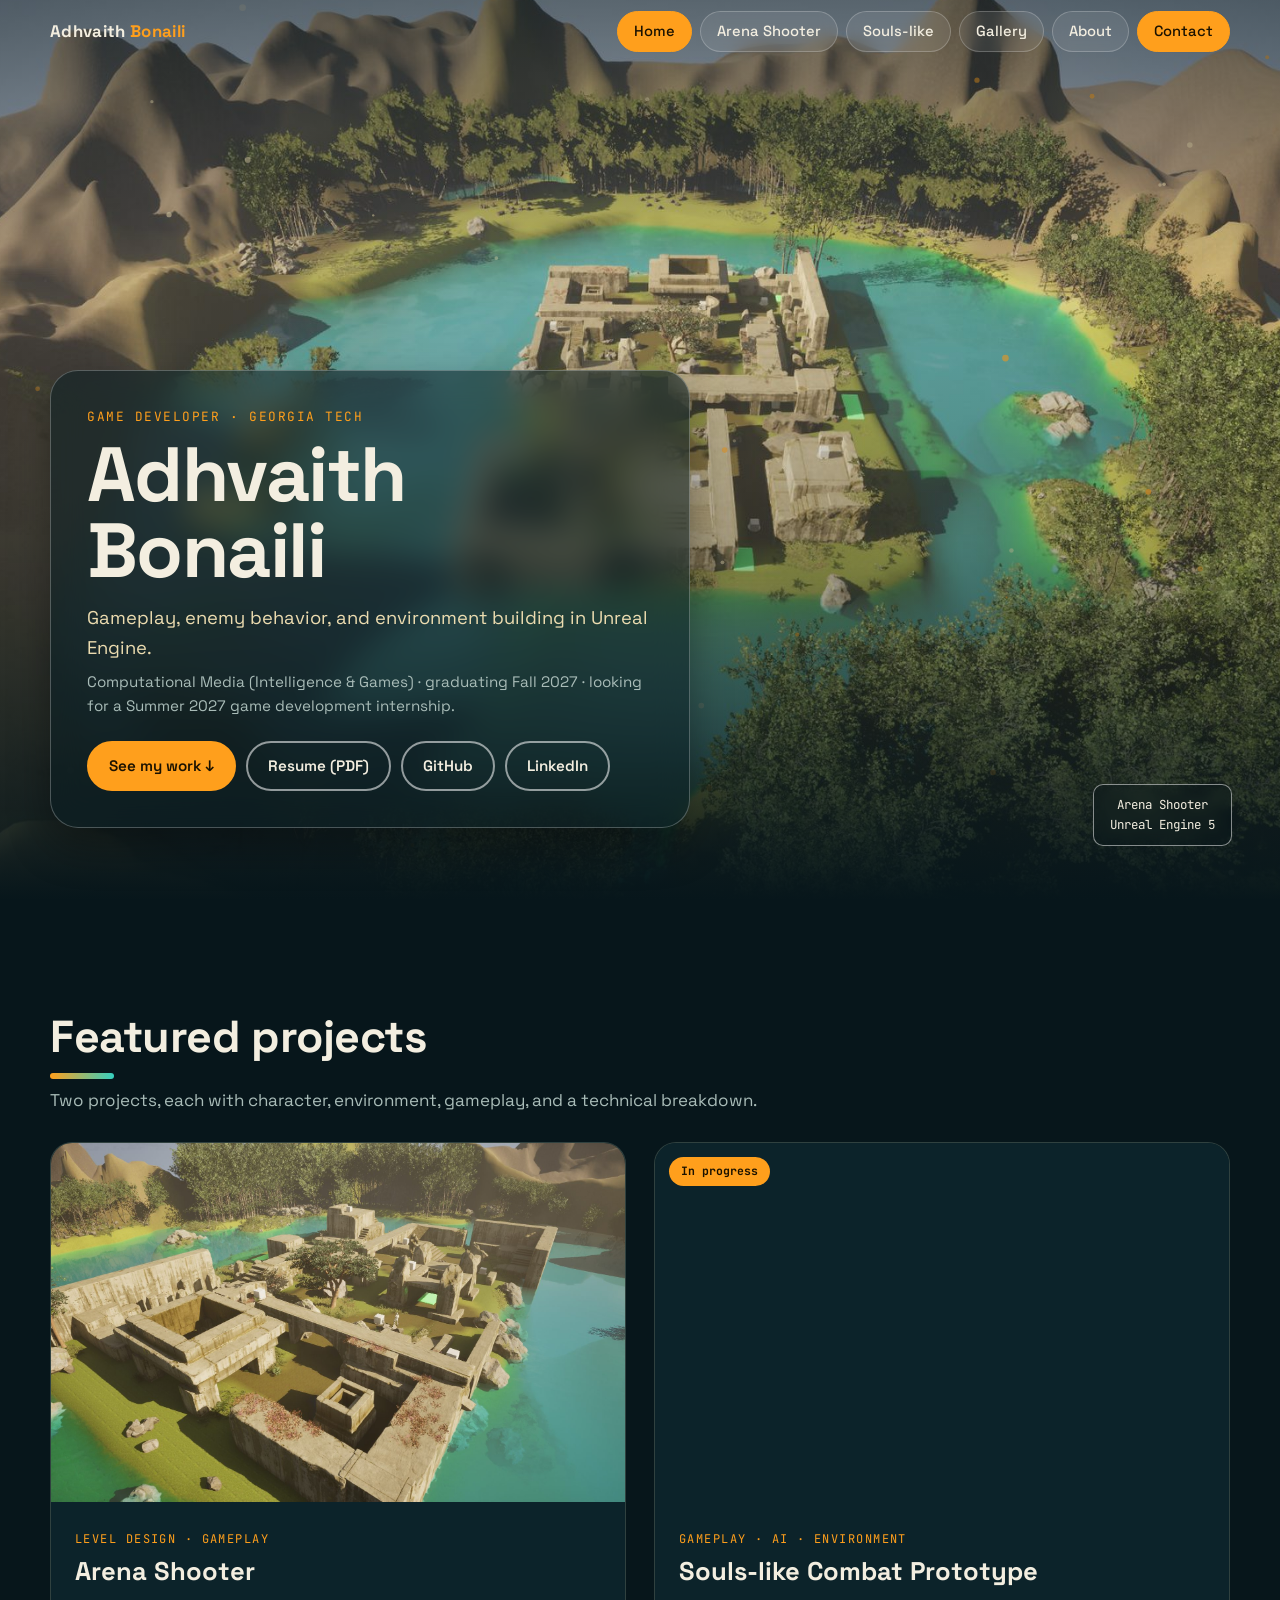
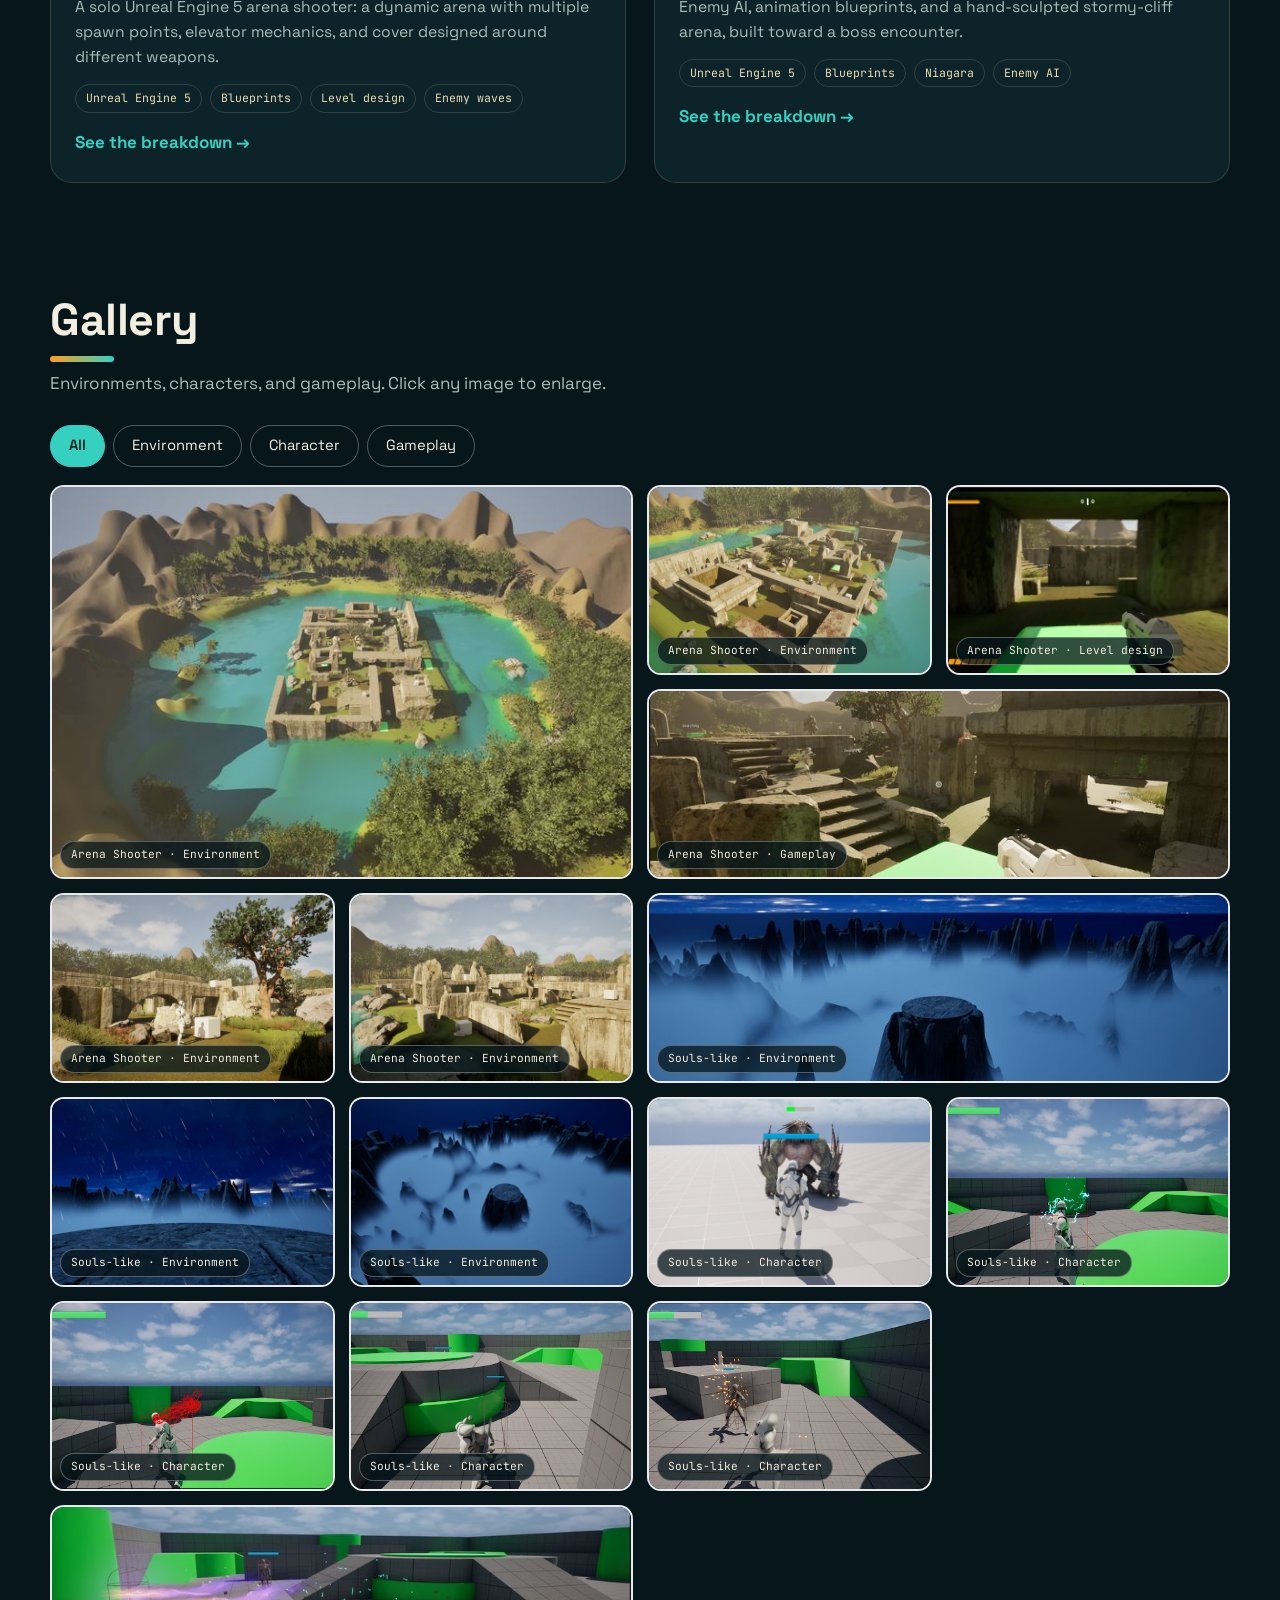
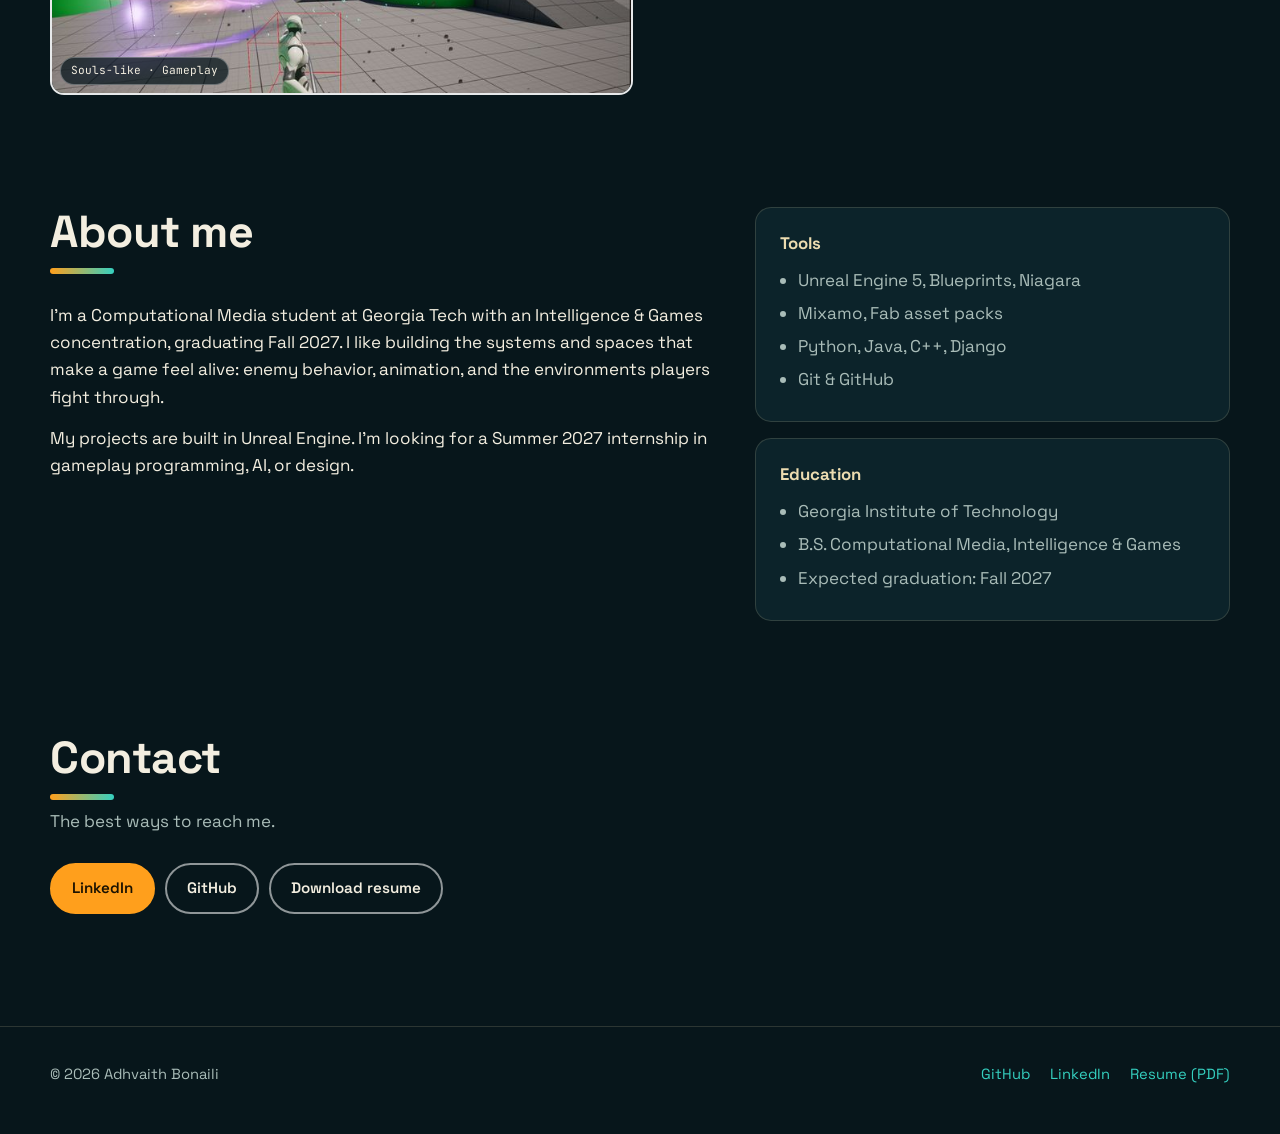
<file: index.html>
<!doctype html>
<html lang="en">
<head>
<meta charset="utf-8">
<meta name="viewport" content="width=device-width, initial-scale=1">
<title>Adhvaith Bonaili | Game Developer Portfolio</title>
<meta name="description" content="Portfolio of Adhvaith Bonaili: gameplay, enemy AI, and environment work in Unreal Engine.">
<meta name="theme-color" content="#07161b">
<link rel="preconnect" href="https://fonts.googleapis.com">
<link rel="preconnect" href="https://fonts.gstatic.com" crossorigin>
<link href="https://fonts.googleapis.com/css2?family=JetBrains+Mono:wght@400;600&family=Space+Grotesk:wght@400;500;600;700&display=swap" rel="stylesheet">
<link rel="stylesheet" href="css/style.css">
<script>document.documentElement.className += " js";</script>
</head>
<body id="top" data-root="">
<a class="skip" href="#main">Skip to content</a>
<header class="nav">
  <div class="wrap">
    <a class="brand" href="index.html">Adhvaith <span>Bonaili</span></a>
    <button class="menu-btn" aria-expanded="false" aria-controls="pills">Menu</button>
    <ul class="pills" id="pills">
      <li><a href="#top" aria-current="page" data-section="top">Home</a></li>
      <li><a href="projects/arena-shooter.html">Arena Shooter</a></li>
      <li><a href="projects/souls-like.html">Souls-like</a></li>
      <li><a href="#gallery" data-section="gallery">Gallery</a></li>
      <li><a href="#about" data-section="about">About</a></li>
      <li><a href="#contact" data-section="contact">Contact</a></li>
    </ul>
  </div>
</header>

<main id="main">
<section class="hero" aria-label="Introduction">
  <div class="hero-media"><img src="assets/img/arena/arena-overview-wide.jpg" alt="Overhead view of a ruined temple arena on an island in a mountain-ringed lake" fetchpriority="high"></div>
  <canvas id="motes" aria-hidden="true"></canvas>
  <div class="wrap">
    <div class="hero-card">
      <p class="kicker">Game developer &middot; Georgia Tech</p>
      <h1>Adhvaith Bonaili</h1>
      <p class="tag">Gameplay, enemy behavior, and environment building in Unreal Engine.</p>
      <p class="sub">Computational Media (Intelligence &amp; Games) &middot; graduating Fall 2027 &middot; looking for a Summer 2027 game development internship.</p>
      <div class="btn-row">
        <a class="btn" href="#work">See my work &darr;</a>
        <a class="btn ghost" href="assets/Adhvaith_Bonaili_Resume_V3.pdf" data-doc>Resume (PDF)</a>
        <a class="btn ghost" href="https://github.com/Frosty-Knight?tab=repositories" rel="noopener">GitHub</a>
        <a class="btn ghost" href="https://www.linkedin.com/in/adhvaith-bonaili-78b036336/" rel="noopener">LinkedIn</a>
      </div>
    </div>
  </div>
  <div class="hero-label">Arena Shooter<br>Unreal Engine 5</div>
</section>

<section class="section" id="work">
  <div class="wrap">
    <div class="section-head reveal"><h2>Featured projects</h2><p>Two projects, each with character, environment, gameplay, and a technical breakdown.</p></div>
    <div class="cards">
      <a class="card reveal" href="projects/arena-shooter.html">
        <div class="media " data-src="assets/img/arena/arena-overview-close.jpg" data-label="Arena Shooter preview" data-hover-src="assets/video/arena-shooter-preview.mp4" data-eager></div>
        <div class="card-body">
          <span class="cat">Level design &middot; Gameplay</span>
          <h3>Arena Shooter</h3>
          <p>A solo Unreal Engine 5 arena shooter: a dynamic arena with multiple spawn points, elevator mechanics, and cover designed around different weapons.</p>
          <ul class="tags"><li>Unreal Engine 5</li><li>Blueprints</li><li>Level design</li><li>Enemy waves</li></ul>
          <span class="go">See the breakdown &rarr;</span>
        </div>
      </a>
      <a class="card reveal" href="projects/souls-like.html">
        <span class="badge">In progress</span>
        <div class="media " data-src="assets/img/souls/souls-hero.jpg" data-label="Souls-like screenshot or clip" data-hover-src="assets/video/souls-like-preview.mp4"></div>
        <div class="card-body">
          <span class="cat">Gameplay &middot; AI &middot; Environment</span>
          <h3>Souls-like Combat Prototype</h3>
          <p>Enemy AI, animation blueprints, and a hand-sculpted stormy-cliff arena, built toward a boss encounter.</p>
          <ul class="tags"><li>Unreal Engine 5</li><li>Blueprints</li><li>Niagara</li><li>Enemy AI</li></ul>
          <span class="go">See the breakdown &rarr;</span>
        </div>
      </a>
    </div>
  </div>
</section>

<section class="section" id="gallery">
  <div class="wrap">
    <div class="section-head reveal"><h2>Gallery</h2><p>Environments, characters, and gameplay. Click any image to enlarge.</p></div>
    <div class="chips reveal" role="group" aria-label="Filter gallery">
      <button class="chip" data-filter="all" aria-pressed="true">All</button>
      <button class="chip" data-filter="environment" aria-pressed="false">Environment</button>
      <button class="chip" data-filter="character" aria-pressed="false">Character</button>
      <button class="chip" data-filter="gameplay" aria-pressed="false">Gameplay</button>
    </div>
    <!-- To add a tile: copy one <div class="tile ..."> block, change data-cat, data-src and the label. -->
    <div class="gallery reveal" data-lbgroup>
      <div class="tile big" data-cat="environment">
        <div class="media " data-src="assets/img/arena/arena-overview-wide-thumb.jpg" data-label="Arena overview" data-caption="Arena Shooter: the full arena from above" data-lightbox data-full="assets/img/arena/arena-overview-wide.jpg"></div>
        <span class="label">Arena Shooter &middot; Environment</span>
      </div>
      <div class="tile" data-cat="environment">
        <div class="media " data-src="assets/img/arena/arena-overview-close-thumb.jpg" data-label="Arena close-up" data-caption="Arena Shooter: ruins and bridges from above" data-lightbox data-full="assets/img/arena/arena-overview-close.jpg"></div>
        <span class="label">Arena Shooter &middot; Environment</span>
      </div>
      <div class="tile wide" data-cat="gameplay">
        <div class="media " data-src="assets/img/arena/arena-gameplay-fps-thumb.jpg" data-label="Gameplay" data-caption="Arena Shooter: first-person view during play" data-lightbox data-full="assets/img/arena/arena-gameplay-fps.jpg"></div>
        <span class="label">Arena Shooter &middot; Gameplay</span>
      </div>
      <div class="tile" data-cat="gameplay">
        <div class="media " data-src="assets/img/arena/arena-elevators-thumb.jpg" data-label="Arena elevators" data-caption="Arena Shooter: an elevator pad, with an enemy in its Searching state" data-lightbox data-full="assets/img/arena/arena-elevators.jpg"></div>
        <span class="label">Arena Shooter &middot; Level design</span>
      </div>
      <div class="tile" data-cat="environment">
        <div class="media " data-src="assets/img/arena/arena-ground-level-thumb.jpg" data-label="Ground level" data-caption="Arena Shooter: ground-level cover and the arched bridge" data-lightbox data-full="assets/img/arena/arena-ground-level.jpg"></div>
        <span class="label">Arena Shooter &middot; Environment</span>
      </div>
      <div class="tile" data-cat="environment">
        <div class="media " data-src="assets/img/arena/arena-statue-courtyard-thumb.jpg" data-label="Courtyard" data-caption="Arena Shooter: the central statue courtyard" data-lightbox data-full="assets/img/arena/arena-statue-courtyard.jpg"></div>
        <span class="label">Arena Shooter &middot; Environment</span>
      </div>
      <div class="tile wide" data-cat="environment">
        <div class="media " data-src="assets/img/souls/souls-cliff-arena-thumb.jpg" data-label="Souls-like arena" data-caption="Souls-like: the arena at night, ringed by jagged rock and fog" data-lightbox data-full="assets/img/souls/souls-cliff-arena.jpg"></div>
        <span class="label">Souls-like &middot; Environment</span>
      </div>
      <div class="tile" data-cat="environment">
        <div class="media " data-src="assets/img/souls/souls-weather-thumb.jpg" data-label="Souls-like rain" data-caption="Souls-like: rain falling on the arena stage" data-lightbox data-full="assets/img/souls/souls-weather.jpg"></div>
        <span class="label">Souls-like &middot; Environment</span>
      </div>
      <div class="tile" data-cat="environment">
        <div class="media " data-src="assets/img/souls/souls-landscape-thumb.jpg" data-label="Souls-like basin" data-caption="Souls-like: the sculpted basin from above" data-lightbox data-full="assets/img/souls/souls-landscape.jpg"></div>
        <span class="label">Souls-like &middot; Environment</span>
      </div>
      <div class="tile" data-cat="character">
        <div class="media " data-src="assets/img/souls/souls-enemies-thumb.jpg" data-label="Souls-like enemy" data-caption="Souls-like: a large enemy model in the test level" data-lightbox data-full="assets/img/souls/souls-enemies.jpg"></div>
        <span class="label">Souls-like &middot; Character</span>
      </div>
      <div class="tile" data-cat="character">
        <div class="media " data-src="assets/img/souls/souls-dash-vfx.jpg" data-label="Character ability VFX" data-caption="Souls-like: testing character ability VFX and bounding box" data-lightbox data-full="assets/img/souls/souls-dash-vfx.jpg"></div>
        <span class="label">Souls-like &middot; Character</span>
      </div>
      <div class="tile" data-cat="character">
        <div class="media " data-src="assets/img/souls/souls-dodge-trace.jpg" data-label="Character trace debug" data-caption="Souls-like: trace visualization during character combat testing" data-lightbox data-full="assets/img/souls/souls-dodge-trace.jpg"></div>
        <span class="label">Souls-like &middot; Character</span>
      </div>
      <div class="tile" data-cat="character">
        <div class="media " data-src="assets/img/souls/souls-melee-combat.jpg" data-label="Character melee stance" data-caption="Souls-like: character melee attack in the test arena" data-lightbox data-full="assets/img/souls/souls-melee-combat.jpg"></div>
        <span class="label">Souls-like &middot; Character</span>
      </div>
      <div class="tile" data-cat="character">
        <div class="media " data-src="assets/img/souls/souls-hit-sparks.jpg" data-label="Character melee impact" data-caption="Souls-like: melee hit sparks and health bar feedback" data-lightbox data-full="assets/img/souls/souls-hit-sparks.jpg"></div>
        <span class="label">Souls-like &middot; Character</span>
      </div>
      <div class="tile wide" data-cat="gameplay">
        <div class="media " data-src="assets/img/souls/souls-combat-thumb.jpg" data-label="Souls-like combat" data-caption="Souls-like: combat test with attack effects" data-lightbox data-full="assets/img/souls/souls-combat.jpg"></div>
        <span class="label">Souls-like &middot; Gameplay</span>
      </div>
    </div>
  </div>
</section>
<!--
<section class="section" id="reel">
  <div class="wrap">
    <div class="section-head reveal"><h2>Demo reel</h2><p>A short look at both projects in motion.</p></div>
    <div class="reveal"><div class="media " data-label="Demo reel: paste a YouTube link or an mp4 path" data-ratio="16:9" data-example="https://youtu.be/YOUR_VIDEO_ID  or  assets/video/reel.mp4"></div></div>
  </div>
</section>
-->

<section class="section" id="about">
  <div class="wrap about">
    <div class="reveal">
      <div class="section-head"><h2>About me</h2></div>
      <!-- EDIT: replace or extend these paragraphs with your own voice. -->
      <p>I'm a Computational Media student at Georgia Tech with an Intelligence &amp; Games concentration, graduating Fall 2027. I like building the systems and spaces that make a game feel alive: enemy behavior, animation, and the environments players fight through.</p>
      <p>My projects are built in Unreal Engine. I'm looking for a Summer 2027 internship in gameplay programming, AI, or design.</p>
    </div>
    <div class="reveal">
      <div class="panel"><h3>Tools</h3><ul>
        <li>Unreal Engine 5, Blueprints, Niagara</li>
        <li>Mixamo, Fab asset packs</li>
        <li>Python, Java, C++, Django</li>
        <li>Git &amp; GitHub</li></ul></div>
      <div class="panel"><h3>Education</h3><ul>
        <li>Georgia Institute of Technology</li>
        <li>B.S. Computational Media, Intelligence &amp; Games</li>
        <li>Expected graduation: Fall 2027</li></ul></div>
    </div>
  </div>
</section>

<section class="section" id="contact">
  <div class="wrap">
    <div class="section-head reveal"><h2>Contact</h2><p>The best ways to reach me.</p></div>
    <div class="btn-row reveal">
      <a class="btn" href="https://www.linkedin.com/in/adhvaith-bonaili-78b036336/" rel="noopener">LinkedIn</a>
      <a class="btn ghost" href="https://github.com/Frosty-Knight?tab=repositories" rel="noopener">GitHub</a>
      <a class="btn ghost" href="assets/Adhvaith_Bonaili_Resume_V3.pdf" data-doc>Download resume</a>
      <!-- To add email: <a class="btn ghost" href="mailto:you@example.com">Email me</a> -->
    </div>
  </div>
</section>
</main>
<footer>
  <div class="wrap">
    <span>&copy; <span id="year">2026</span> Adhvaith Bonaili</span>
    <ul>
      <li><a href="https://github.com/Frosty-Knight?tab=repositories" rel="noopener">GitHub</a></li>
      <li><a href="https://www.linkedin.com/in/adhvaith-bonaili-78b036336/" rel="noopener">LinkedIn</a></li>
      <li><a href="assets/Adhvaith_Bonaili_Resume_V3.pdf" data-doc>Resume (PDF)</a></li>
    </ul>
  </div>
</footer>

<dialog class="lb" id="lb" aria-label="Image viewer">
  <div class="lb-inner">
    <div class="lb-stage"></div>
    <div class="lb-cap"></div>
  </div>
  <button class="x" aria-label="Close">&#10005;</button>
  <button class="prev" aria-label="Previous">&#8592;</button>
  <button class="next-b" aria-label="Next">&#8594;</button>
</dialog>
<script src="js/main.js"></script>
</body>
</html>
</file>
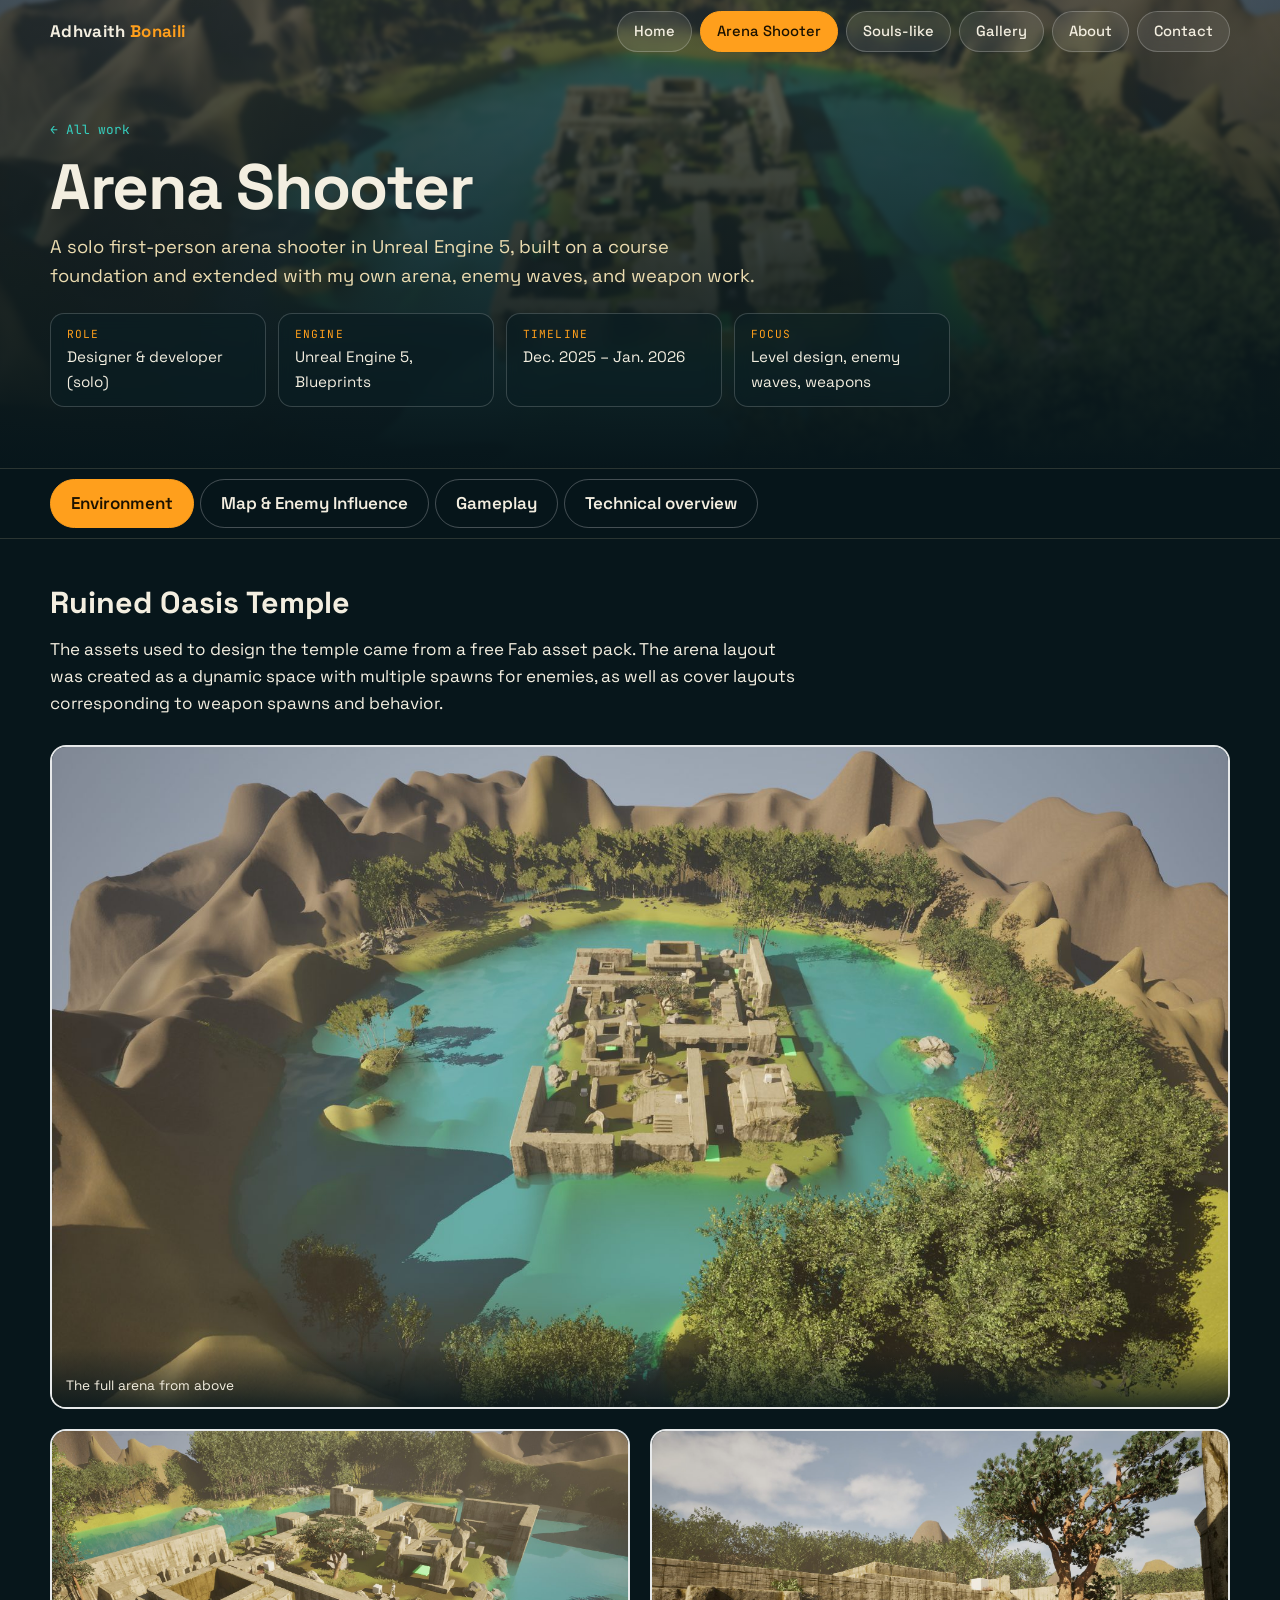
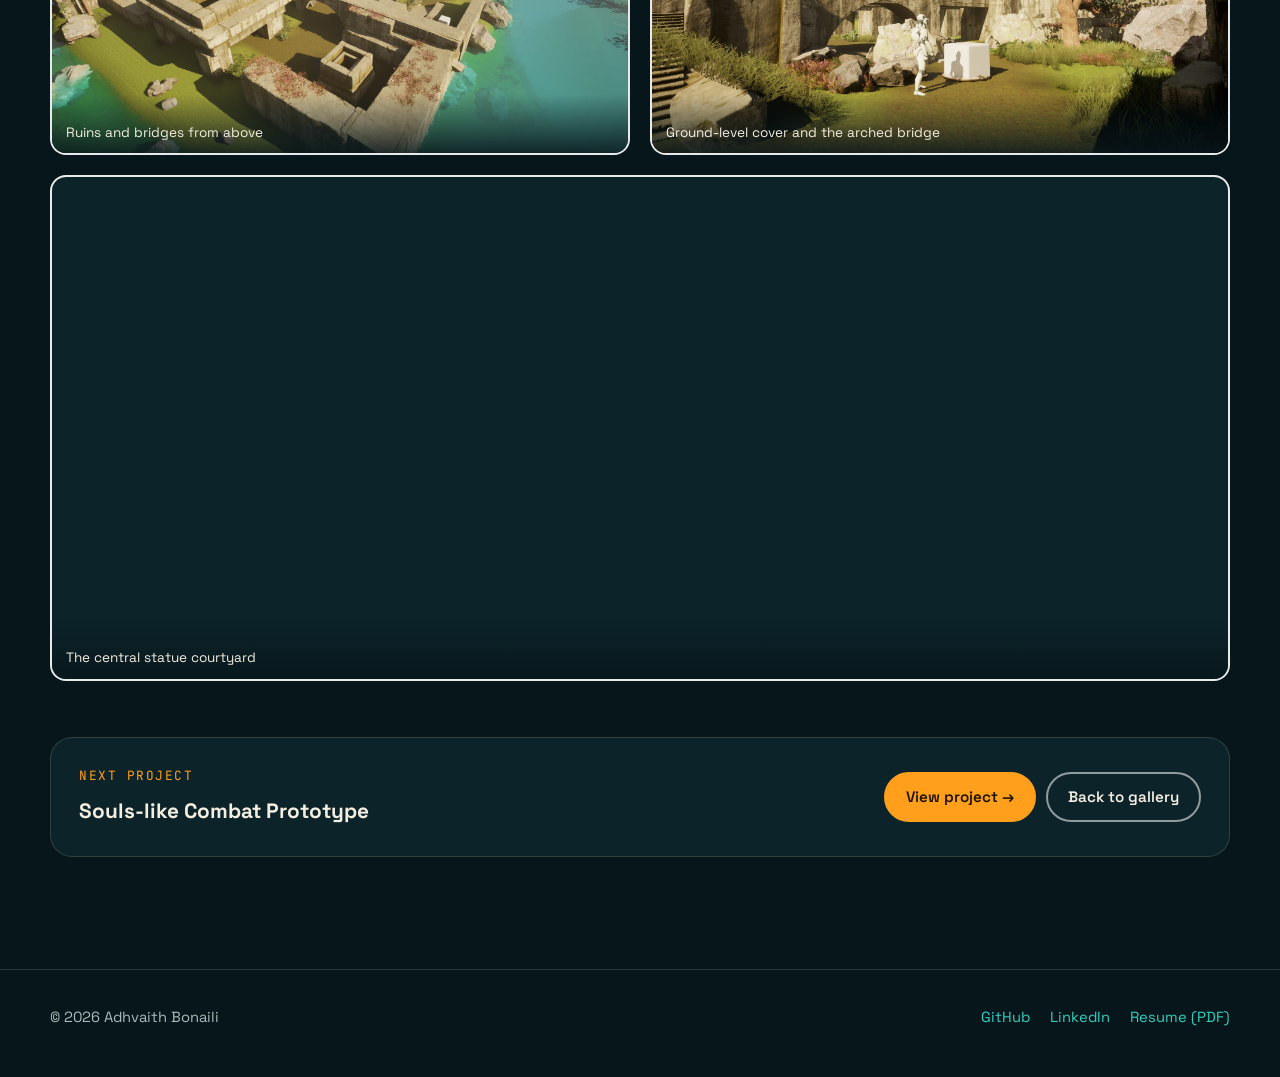
<file: projects/arena-shooter.html>
<!doctype html>
<html lang="en">
<head>
<meta charset="utf-8">
<meta name="viewport" content="width=device-width, initial-scale=1">
<title>Arena Shooter | Adhvaith Bonaili</title>
<meta name="description" content="A solo first-person arena shooter in Unreal Engine 5, built on a course foundation and extended with my own arena, enemy waves, and weapon work.">
<meta name="theme-color" content="#07161b">
<link rel="preconnect" href="https://fonts.googleapis.com">
<link rel="preconnect" href="https://fonts.gstatic.com" crossorigin>
<link href="https://fonts.googleapis.com/css2?family=JetBrains+Mono:wght@400;600&family=Space+Grotesk:wght@400;500;600;700&display=swap" rel="stylesheet">
<link rel="stylesheet" href="../css/style.css">
<script>document.documentElement.className += " js";</script>
</head>
<body data-root="../">
<a class="skip" href="#main">Skip to content</a>
<header class="nav">
  <div class="wrap">
    <a class="brand" href="../index.html">Adhvaith <span>Bonaili</span></a>
    <button class="menu-btn" aria-expanded="false" aria-controls="pills">Menu</button>
    <ul class="pills" id="pills">
      <li><a href="../index.html">Home</a></li>
      <li><a href="arena-shooter.html" aria-current="page">Arena Shooter</a></li>
      <li><a href="souls-like.html">Souls-like</a></li>
      <li><a href="../index.html#gallery">Gallery</a></li>
      <li><a href="../index.html#about">About</a></li>
      <li><a href="../index.html#contact">Contact</a></li>
    </ul>
  </div>
</header>

<main id="main">
<header class="proj-hero">
  <div class="bg"><img src="../assets/img/arena/arena-overview-wide.jpg" alt=""></div>
  <div class="wrap">
    <div class="crumbs"><a href="../index.html#work">&larr; All work</a></div>
    <h1>Arena Shooter</h1>
    <p class="lead">A solo first-person arena shooter in Unreal Engine 5, built on a course foundation and extended with my own arena, enemy waves, and weapon work.</p>
    <dl class="meta"><div><dt>Role</dt><dd>Designer &amp; developer (solo)</dd></div><div><dt>Engine</dt><dd>Unreal Engine 5, Blueprints</dd></div><div><dt>Timeline</dt><dd>Dec. 2025 &ndash; Jan. 2026</dd></div><div><dt>Focus</dt><dd>Level design, enemy waves, weapons</dd></div></dl>
  </div>
</header>

<div class="tabbar">
  <div class="wrap">
    <div class="tabs" role="tablist" aria-label="Project sections">
      <button class="tab" role="tab" id="tab-environment" aria-controls="environment" aria-selected="true">Environment</button>
      <button class="tab" role="tab" id="tab-influence" aria-controls="influence" aria-selected="false">Map &amp; Enemy Influence</button>
      <button class="tab" role="tab" id="tab-gameplay" aria-controls="gameplay" aria-selected="false">Gameplay</button>
      <button class="tab" role="tab" id="tab-technical" aria-controls="technical" aria-selected="false">Technical overview</button>
    </div>
  </div>
</div>

<div class="wrap panel-wrap">

  <section class="tabpanel" id="environment" role="tabpanel" aria-labelledby="tab-environment" data-lbgroup>
    <div class="intro">
      <h2>Ruined Oasis Temple</h2>
      <p>The assets used to design the temple came from a free Fab asset pack. The arena layout was created as a dynamic space with multiple spawns for enemies, as well as cover layouts corresponding to weapon spawns and behavior.</p>
    </div>
    <div class="grid2">
      <div class="media full" data-src="assets/img/arena/arena-overview-wide.jpg" data-label="Arena overview" data-caption="The full arena from above" data-ratio="16:9" data-lightbox></div>
      <div class="media " data-src="assets/img/arena/arena-overview-close.jpg" data-label="Arena close-up" data-caption="Ruins and bridges from above" data-lightbox></div>
      <div class="media " data-src="assets/img/arena/arena-ground-level.jpg" data-label="Ground level" data-caption="Ground-level cover and the arched bridge" data-lightbox></div>
      <div class="media full" data-src="assets/img/arena/arena-statue-courtyard.jpg" data-label="Courtyard" data-caption="The central statue courtyard" data-ratio="21:9" data-lightbox></div>
    </div>
  </section>

  <section class="tabpanel" id="influence" role="tabpanel" aria-labelledby="tab-influence" data-lbgroup>
    <div class="intro">
      <h2>Level design and enemy behavior</h2>
      <p>Elevators introduce a vertical element to the game, allowing for different angles and vantage points that trade cover for visibility. Spawn points were placed to ensure initial spawn safety and opportunities for quick weapon upgrades. Enemy AI uses a navmesh bounded by blocking volumes.</p>
    </div>
    <div class="grid2">
      <div class="media" data-src="assets/video/arena-elevator-weapon-pickup.mp4" data-poster="assets/img/posters/arena-elevator-weapon-pickup.jpg" data-label="Elevator and weapon pickup" data-caption="Elevator mechanics and weapon pickup" data-ratio="16:9"></div>
      <div class="media" data-src="assets/video/arena-spawn-score.mp4" data-poster="assets/img/posters/arena-spawn-score.jpg" data-label="Enemy spawning and score" data-caption="Enemy spawning and score" data-ratio="16:9"></div>
      <div class="media" data-src="assets/video/arena-navmesh-invisible-walls.mp4" data-poster="assets/img/posters/arena-navmesh-invisible-walls.jpg" data-label="Navmesh and invisible walls" data-caption="Navmesh and invisible walls" data-ratio="16:9"></div>
      <div class="media " data-src="assets/img/arena/arena-cover-blockout.jpg" data-label="Cover and sightline blockout" data-caption="Blockout layout showing cover placement and sightlines" data-lightbox></div>
    </div>
  </section>

  <section class="tabpanel" id="gameplay" role="tabpanel" aria-labelledby="tab-gameplay" data-lbgroup>
    <div class="intro">
      <h2>Waves, cover, death, and weapon variety</h2>
      <p>The dynamic enemy wave spawner ensures there is always a constant number of enemies on the field until that spawner runs out, balancing difficulty with fairness. Elevators and ramps are usable by both the player and AI. Weapon spawns are balanced by cover—more powerful weapons are placed in open spots near spawners, while weaker weapons are positioned in safer areas. Map cover was designed around weapon behavior to ensure balanced play.</p>
    </div>
    <div class="grid2">
      <div class="media full" data-src="assets/video/arena-shoot-death.mp4" data-poster="assets/img/posters/arena-shoot-death.jpg" data-label="Shooting and enemy death" data-caption="Shooting and enemy death" data-ratio="16:9"></div>
      <div class="media full" data-src="assets/img/arena/arena-gameplay-fps.jpg" data-label="Gameplay" data-caption="First-person view during play, with HUD and enemy state labels" data-ratio="16:9" data-lightbox></div>
    </div>
  </section>

  <section class="tabpanel" id="technical" role="tabpanel" aria-labelledby="tab-technical">
    <div class="doc">
      <h3>Overview</h3>
      <p>Arena Shooter started from a UE5 action-game course and the UE5 First-Person template. I used it as a technical foundation, then designed my own arena and extended the combat systems.</p>
      <p>This project served as my foundational introduction to UE5, allowing me to learn the editor, modeling tools, basic AI behavior, materials, and Blueprints without diving into heavy C++ coding right away. It gave me the structure and guidance to ship a finished project while leaving plenty of room for creative expression.</p>

      <h3>Systems I built</h3>
      <ul><li>Enemy wave system</li><li>Multiple spawn points</li><li>Elevator mechanics</li><li>Cover placement planned around the weapon set</li></ul>

      <h3>Design decisions</h3>
      <div class="decisions">
<div class="decision"><h4>Arena layout and cover placement</h4><dl>
<dt>Decision</dt><dd>Structured the style, layout, and sightlines of the arena around specific weapon ranges and cover points.</dd>
<dt>Why</dt><dd>I built a blockout first to test the layout for fairness against enemy behavior. The goal was to create a fast-paced, dynamic experience that prevented issues like spawn deaths or getting rushed by four enemies at once.</dd>
<dt>Tradeoffs</dt><dd>Building a blockout first and layering environment assets over it significantly increased the time needed to complete the final map.</dd></dl></div>
<div class="decision"><h4>Spawn points and wave pacing</h4><dl>
<dt>Decision</dt><dd>Configured spawners to only spawn a new enemy once their previously spawned enemy was defeated.</dd>
<dt>Why</dt><dd>This prevented the player from getting overrun and allowed individual spawners to be cleared at different times, rewarding tactical and thoughtful play.</dd>
<dt>Tradeoffs</dt><dd>For balance reasons, I had to keep the spawners static. Given more time, I would like to implement dynamic spawners that relocate or beam enemies down from the sky.</dd></dl></div>
</div>

      <h3>What I built vs. what I adapted</h3>
      <div class="split">
        <div class="panel"><h3>Foundation</h3><ul><li>UE5 action-game YouTube tutorial and UE5 First-Person Shooter template (combat framework and animations)</li><li>Environment pieces from a Fab asset pack</li></ul></div>
        <div class="panel"><h3>My own work</h3><ul><li>Arena layout, blockout, and cover placement</li><li>Multiple spawn points and elevator mechanics</li><li>Enemy wave system</li><li>Textures and assets sourced and applied</li></ul></div>
      </div>

      <h3>Design document</h3>
      <p>In progress — full write-up and diagrams coming soon.</p>
      <!-- Uncomment once the PDF is ready:
      <p><a class="btn" href="../assets/docs/arena-shooter-design-doc.pdf" data-doc>Download design doc (PDF)</a></p>
      -->
    </div>
  </section>

  <div class="next">
    <div><p class="kicker">Next project</p><h3>Souls-like Combat Prototype</h3></div>
    <div class="btn-row"><a class="btn" href="souls-like.html">View project &rarr;</a><a class="btn ghost" href="../index.html#gallery">Back to gallery</a></div>
  </div>
</div>
</main>
<footer>
  <div class="wrap">
    <span>&copy; <span id="year">2026</span> Adhvaith Bonaili</span>
    <ul>
      <li><a href="https://github.com/Frosty-Knight?tab=repositories" rel="noopener">GitHub</a></li>
      <li><a href="https://www.linkedin.com/in/adhvaith-bonaili-78b036336/" rel="noopener">LinkedIn</a></li>
      <li><a href="../assets/Adhvaith_Bonaili_Resume_V3.pdf" data-doc>Resume (PDF)</a></li>
    </ul>
  </div>
</footer>

<dialog class="lb" id="lb" aria-label="Image viewer">
  <div class="lb-inner">
    <div class="lb-stage"></div>
    <div class="lb-cap"></div>
  </div>
  <button class="x" aria-label="Close">&#10005;</button>
  <button class="prev" aria-label="Previous">&#8592;</button>
  <button class="next-b" aria-label="Next">&#8594;</button>
</dialog>
<script src="../js/main.js"></script>
</body>
</html>
</file>
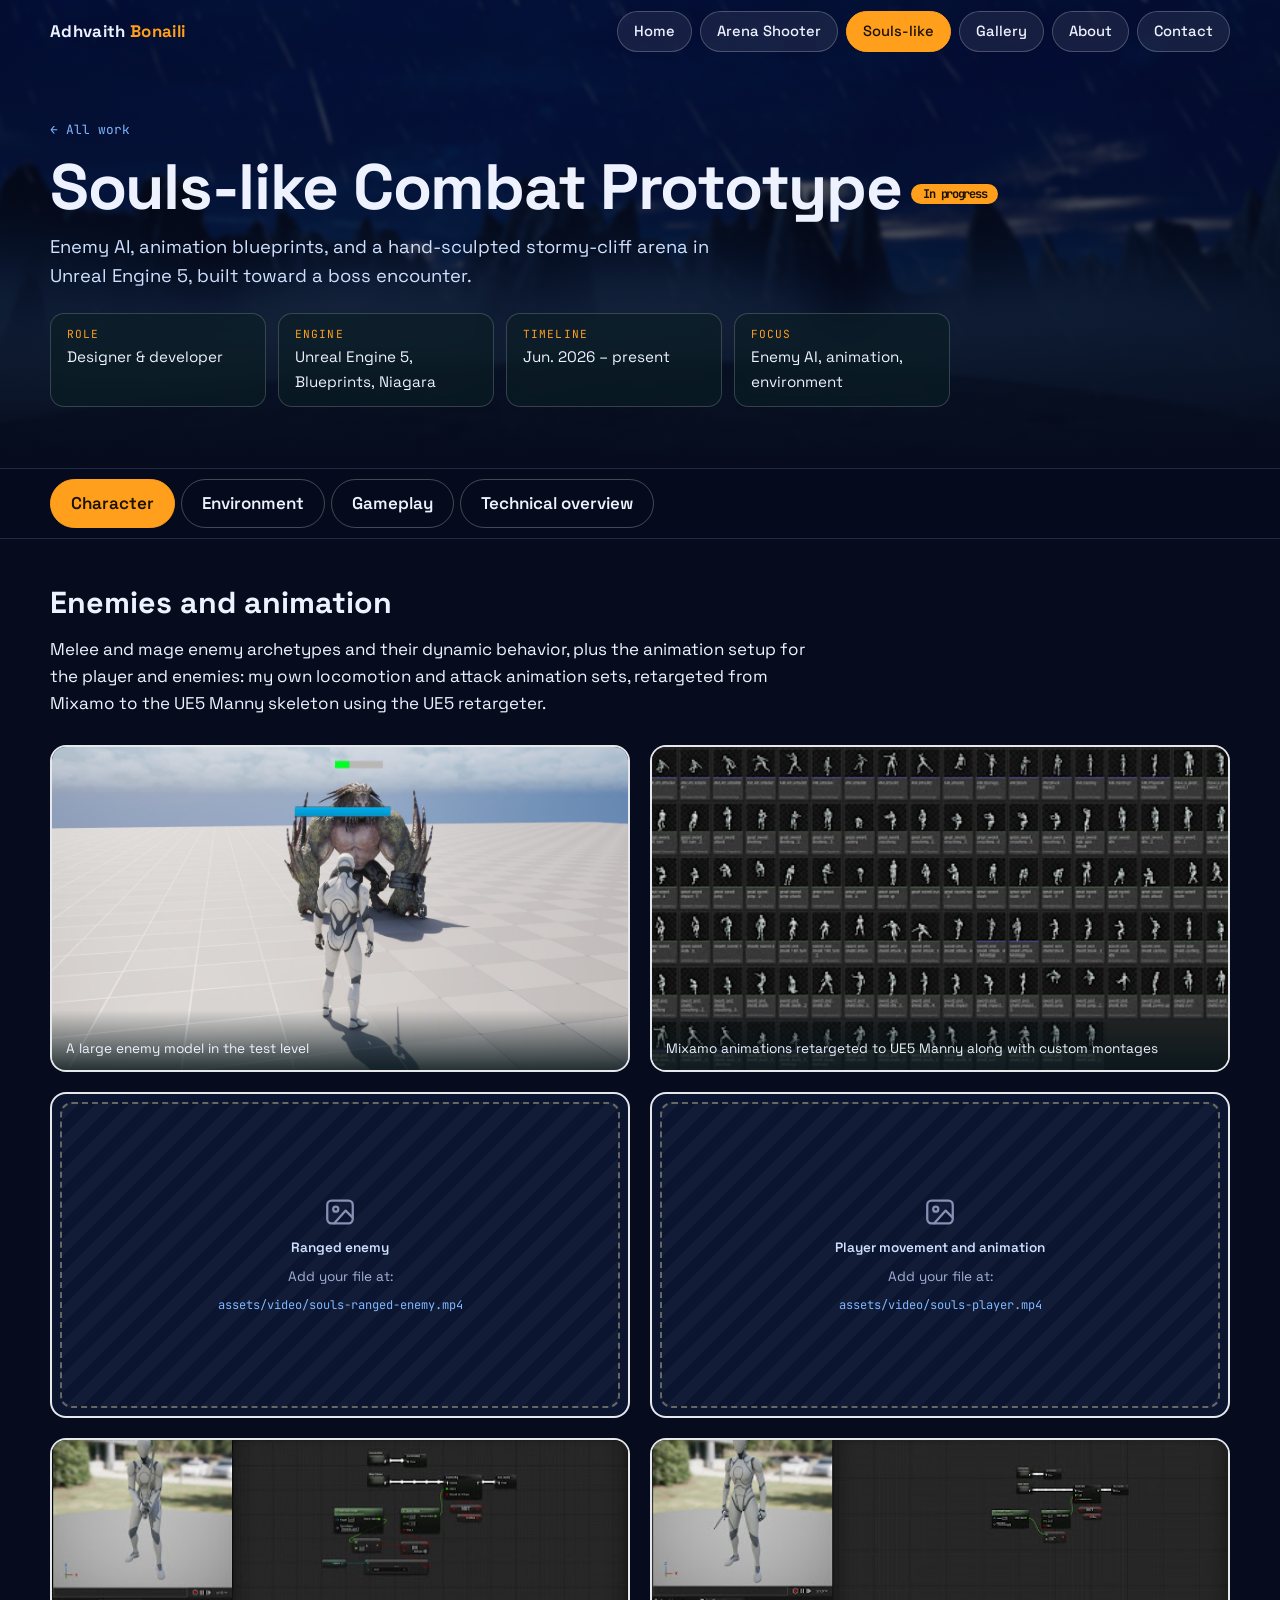
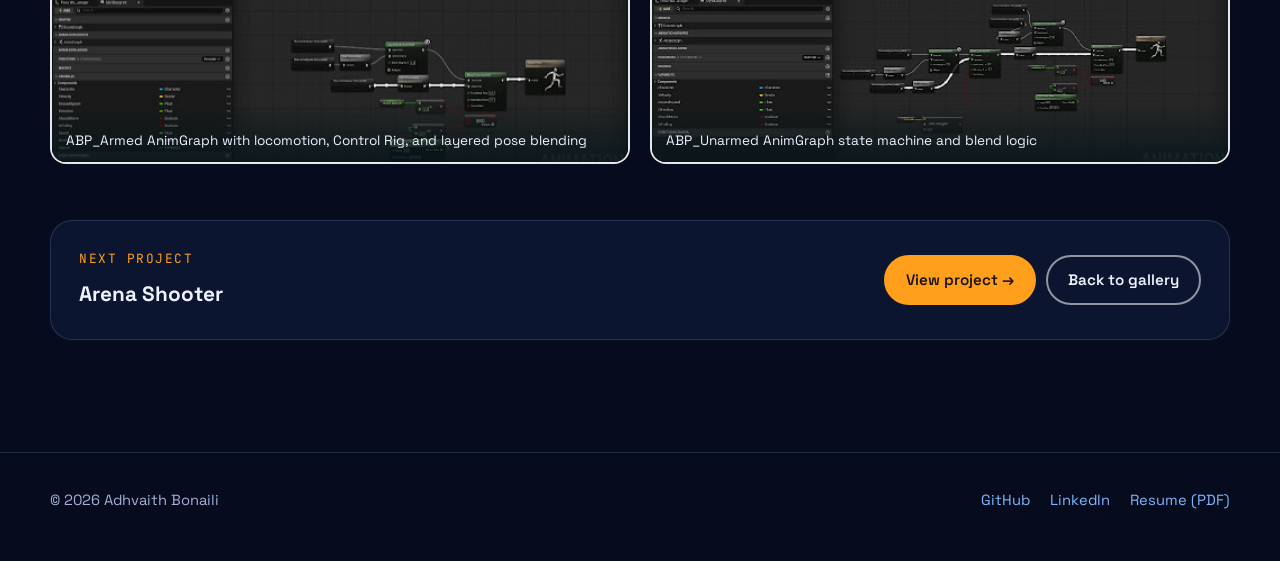
<file: projects/souls-like.html>
<!doctype html>
<html lang="en">
<head>
<meta charset="utf-8">
<meta name="viewport" content="width=device-width, initial-scale=1">
<title>Souls-like Combat Prototype | Adhvaith Bonaili</title>
<meta name="description" content="Enemy AI, animation blueprints, and a hand-sculpted stormy-cliff arena in Unreal Engine 5, built toward a boss encounter.">
<meta name="theme-color" content="#07161b">
<link rel="preconnect" href="https://fonts.googleapis.com">
<link rel="preconnect" href="https://fonts.gstatic.com" crossorigin>
<link href="https://fonts.googleapis.com/css2?family=JetBrains+Mono:wght@400;600&family=Space+Grotesk:wght@400;500;600;700&display=swap" rel="stylesheet">
<link rel="stylesheet" href="../css/style.css">
<script>document.documentElement.className += " js";</script>
</head>
<body data-root="../" class="theme-night">
<a class="skip" href="#main">Skip to content</a>
<header class="nav">
  <div class="wrap">
    <a class="brand" href="../index.html">Adhvaith <span>Bonaili</span></a>
    <button class="menu-btn" aria-expanded="false" aria-controls="pills">Menu</button>
    <ul class="pills" id="pills">
      <li><a href="../index.html">Home</a></li>
      <li><a href="arena-shooter.html">Arena Shooter</a></li>
      <li><a href="souls-like.html" aria-current="page">Souls-like</a></li>
      <li><a href="../index.html#gallery">Gallery</a></li>
      <li><a href="../index.html#about">About</a></li>
      <li><a href="../index.html#contact">Contact</a></li>
    </ul>
  </div>
</header>

<main id="main">
<header class="proj-hero">
  <div class="bg"><img src="../assets/img/souls/souls-hero.jpg" alt=""></div>
  <div class="wrap">
    <div class="crumbs"><a href="../index.html#work">&larr; All work</a></div>
    <h1>Souls-like Combat Prototype<span class="status">In progress</span></h1>
    <p class="lead">Enemy AI, animation blueprints, and a hand-sculpted stormy-cliff arena in Unreal Engine 5, built toward a boss encounter.</p>
    <dl class="meta"><div><dt>Role</dt><dd>Designer &amp; developer</dd></div><div><dt>Engine</dt><dd>Unreal Engine 5, Blueprints, Niagara</dd></div><div><dt>Timeline</dt><dd>Jun. 2026 &ndash; present</dd></div><div><dt>Focus</dt><dd>Enemy AI, animation, environment</dd></div></dl>
  </div>
</header>

<div class="tabbar">
  <div class="wrap">
    <div class="tabs" role="tablist" aria-label="Project sections">
      <button class="tab" role="tab" id="tab-character" aria-controls="character" aria-selected="true">Character</button>
      <button class="tab" role="tab" id="tab-environment" aria-controls="environment" aria-selected="false">Environment</button>
      <button class="tab" role="tab" id="tab-gameplay" aria-controls="gameplay" aria-selected="false">Gameplay</button>
      <button class="tab" role="tab" id="tab-technical" aria-controls="technical" aria-selected="false">Technical overview</button>
    </div>
  </div>
</div>

<div class="wrap panel-wrap">

  <section class="tabpanel" id="character" role="tabpanel" aria-labelledby="tab-character" data-lbgroup>
    <div class="intro">
      <h2>Enemies and animation</h2>
      <p>Melee and mage enemy archetypes and their dynamic behavior, plus the animation setup for the player and enemies: my own locomotion and attack animation sets, retargeted from Mixamo to the UE5 Manny skeleton using the UE5 retargeter.</p>
    </div>
    <div class="grid2">
      <div class="media " data-src="assets/img/souls/souls-enemies.jpg" data-label="Enemy lineup" data-caption="A large enemy model in the test level" data-lightbox></div>
      <div class="media " data-src="assets/img/souls/souls-anim-assets.jpg" data-label="Retargeted animations &amp; montages" data-caption="Mixamo animations retargeted to UE5 Manny along with custom montages" data-lightbox></div>
      <div class="media" data-src="assets/video/souls-ranged-enemy.mp4" data-poster="assets/img/posters/souls-ranged-enemy.jpg" data-label="Ranged enemy" data-caption="Ranged enemy" data-ratio="16:9"></div>
      <div class="media" data-src="assets/video/souls-player.mp4" data-poster="assets/img/posters/souls-player.jpg" data-label="Player movement and animation" data-caption="Player movement and animation" data-ratio="16:9"></div>
      <div class="media " data-src="assets/img/souls/souls-abp-armed.jpg" data-label="Armed animation blueprint" data-caption="ABP_Armed AnimGraph with locomotion, Control Rig, and layered pose blending" data-lightbox></div>
      <div class="media " data-src="assets/img/souls/souls-abp-unarmed.jpg" data-label="Unarmed animation blueprint" data-caption="ABP_Unarmed AnimGraph state machine and blend logic" data-lightbox></div>
    </div>
  </section>

  <section class="tabpanel" id="environment" role="tabpanel" aria-labelledby="tab-environment" data-lbgroup>
    <div class="intro">
      <h2>Thunder Mountains</h2>
      <p>A large open stage on a stormy cliff, sculpted and textured by hand, with volumetric fog, dynamic weather, and Niagara rain. Once the project is completed, this will be the arena for a Souls-like boss themed around storms and thunder.</p>
    </div>
    <div class="grid2">
      <div class="media full" data-src="assets/img/souls/souls-cliff-arena.jpg" data-label="Arena hero shot" data-caption="The arena at night, ringed by jagged rock and fog" data-ratio="16:9" data-lightbox></div>
      <div class="media " data-src="assets/img/souls/souls-landscape.jpg" data-label="Landscape sculpt" data-caption="The sculpted basin from above" data-lightbox></div>
      <!-- <div class="media " data-src="assets/img/souls/souls-weather.jpg" data-label="Weather" data-caption="Rain and Niagara effects on the arena stage" data-lightbox></div> -->
      <div class="media" data-src="assets/video/souls-niagara_rain-volumetrc_thunder.mp4" data-poster="assets/img/souls/souls-weather.jpg" data-label="Niagara rain and volumetric skysphere" data-caption="Niagara rain and volumetric skysphere" data-ratio="16:9"></div>
      <div class="media full" data-src="assets/img/souls/souls-fog.jpg" data-label="Volumetric fog" data-caption="Volumetric fog on the central stage" data-ratio="21:9" data-lightbox></div>
    </div>
  </section>

  <section class="tabpanel" id="gameplay" role="tabpanel" aria-labelledby="tab-gameplay" data-lbgroup>
    <div class="intro">
      <h2>Enemies that notice, decide, and act</h2>
      <p>Enemies detect the player by sight, sound, and damage, then choose an action with decision-tree and pathing logic. Attack triggers and animation montages are my own.</p>
    </div>
    <div class="grid2">
      <div class="media full" data-src="assets/video/souls-chain-attack-hit-effects.mp4" data-poster="assets/img/posters/souls-chain-attack-hit-effects.jpg" data-label="Chain attacks and hit effects" data-caption="Chain attacks and hit effects" data-ratio="16:9"></div>
      <div class="media" data-src="assets/video/souls-attack-sense.mp4" data-poster="assets/img/posters/souls-attack-sense.jpg" data-label="Enemy attack and sense" data-caption="Enemy attack and sense" data-ratio="16:9"></div>
      <div class="media" data-src="assets/video/souls-sound-enemy-attacks.mp4" data-poster="assets/img/posters/souls-sound-enemy-attacks.jpg" data-label="Sound detection and enemy attacks" data-caption="Enemy hears a sound, then attacks" data-ratio="16:9"></div>
      <div class="media" data-src="assets/video/souls-enemy-path-sight-death.mp4" data-poster="assets/img/posters/souls-enemy-path-sight-death.jpg" data-label="Enemy pathing, sight, and death" data-caption="Enemy pathing, sight, and death" data-ratio="16:9"></div>
      <div class="media" data-src="assets/video/souls-block-forget.mp4" data-poster="assets/img/posters/souls-block-forget.jpg" data-label="Blocking and enemy forget behavior" data-caption="Blocking and enemy forget behavior" data-ratio="16:9"></div>
      <div class="media " data-src="assets/img/souls/souls-ai-debug.jpg" data-label="AI test arena" data-caption="The test arena from above, with enemy collision capsules visible" data-lightbox></div>
      <div class="media " data-src="assets/img/souls/souls-bt-combat.jpg" data-label="Combat behavior tree &amp; blackboard" data-caption="Behavior tree combat sequence, distance checks, and blackboard keys" data-lightbox></div>
      <div class="media " data-src="assets/img/souls/souls-bt-enemy.jpg" data-label="Enemy AI behavior tree" data-caption="Enemy behavior tree state branches, attack tasks, and blackboard setup" data-lightbox></div>
    </div>
  </section>

  <section class="tabpanel" id="technical" role="tabpanel" aria-labelledby="tab-technical">
    <div class="doc">
      <h3>Overview</h3>
      <p>The Souls-like prototype is a work in progress building toward a boss encounter. So far it covers enemy AI, animation, and a finished arena.</p>
      <p>The goal of this project is to create a polished Souls-like boss fight inspired by Dark Souls III's Nameless King. Working through the AI and player systems has allowed me to build strong familiarity with UE5 AI tools and animation workflows—the two most critical pillars of a memorable boss encounter. I chose this as a long-term project because video game AI has always fascinated me, and Soulsborne boss fights are a standout example of pairing expressive animations with dynamic decision logic to create a challenging, rewarding experience.</p>

      <h3>Systems I built</h3>
      <ul><li>Melee and mage enemy archetypes with multiple attacks based on player interactions</li><li>Sight, sound, and damage perception for enemies, including target-forgetting behavior</li><li>Decision-tree and pathing logic</li><li>Attack triggers and attack animations</li><li>Animation blueprints with custom attack sets</li><li>Volumetric fog, dynamic weather, Niagara particle systems, and rain</li></ul>

      <h3>Design decisions</h3>
      <div class="decisions">
<div class="decision"><h4>Enemy perception and decision logic</h4><dl>
<dt>Decision</dt><dd>Implemented a multi-sense perception setup combining sight, sound, and damage stimuli.</dd>
<dt>Why</dt><dd>Pairing dynamic enemy reactions with patrol routes required enemies to respond to more than just visual contact. Sight and damage are expected, but tying sound events to specific animations and player actions forces the player to stay mindful of their movement and timing, not just line of sight.</dd>
<dt>Tradeoffs</dt><dd>Currently, when a single stimulus triggers, the enemy moves directly to that stimulus location. Next, I plan to integrate UE5's Environment Query System (EQS) to build a proper investigation state where enemies actively search the surrounding area.</dd></dl></div>
<div class="decision"><h4>Arena scale and mood</h4><dl>
<dt>Decision</dt><dd>Established a dark, stormy atmosphere for the environment.</dd>
<dt>Why</dt><dd>The main challenge was tuning the skysphere and UE5 volumetric cloud systems so lightning flashes convincingly through the storm clouds.</dd>
<dt>Tradeoffs</dt><dd>To fully tie the environment into the Storm King boss theme, the final step is adding damaging lightning strikes via Niagara particle systems so the weather interacts directly with the player during combat.</dd></dl></div>
</div>

      <h3>What I built vs. what I adapted</h3>
      <div class="split">
        <div class="panel"><h3>Foundation</h3><ul><li>A tutorial series covering the base enemy AI framework</li></ul></div>
        <div class="panel"><h3>My own work</h3><ul><li>Attack triggers and attack animations for melee and mage enemies</li><li>Animation blueprints with my own locomotion and attack animation sets</li><li>Mixamo animations retargeted to the UE5 Manny skeleton</li><li>Arena sculpted and textured by hand</li><li>Volumetric fog, dynamic weather, and Niagara rain</li></ul></div>
      </div>
      <h3>Roadmap</h3>
      <p>Next up is finishing the core AI systems, adding lock-on and strafe movement, expanding attack variations, and fixing a bug with the enemy leap attack—followed by building the boss encounter by reusing the combat framework with a tuned blackboard and behavior tree.</p>

      <h3>Design document</h3>
      <p>In progress — full write-up and diagrams coming soon.</p>
      <!-- Uncomment once the PDF is ready:
      <p><a class="btn" href="../assets/docs/souls-like-design-doc.pdf" data-doc>Download design doc (PDF)</a></p>
      -->
    </div>
  </section>

  <div class="next">
    <div><p class="kicker">Next project</p><h3>Arena Shooter</h3></div>
    <div class="btn-row"><a class="btn" href="arena-shooter.html">View project &rarr;</a><a class="btn ghost" href="../index.html#gallery">Back to gallery</a></div>
  </div>
</div>
</main>
<footer>
  <div class="wrap">
    <span>&copy; <span id="year">2026</span> Adhvaith Bonaili</span>
    <ul>
      <li><a href="https://github.com/Frosty-Knight?tab=repositories" rel="noopener">GitHub</a></li>
      <li><a href="https://www.linkedin.com/in/adhvaith-bonaili-78b036336/" rel="noopener">LinkedIn</a></li>
      <li><a href="../assets/Adhvaith_Bonaili_Resume_V3.pdf" data-doc>Resume (PDF)</a></li>
    </ul>
  </div>
</footer>

<dialog class="lb" id="lb" aria-label="Image viewer">
  <div class="lb-inner">
    <div class="lb-stage"></div>
    <div class="lb-cap"></div>
  </div>
  <button class="x" aria-label="Close">&#10005;</button>
  <button class="prev" aria-label="Previous">&#8592;</button>
  <button class="next-b" aria-label="Next">&#8594;</button>
</dialog>
<script src="../js/main.js"></script>
</body>
</html>
</file>
<file: css/style.css>
/* =========================================================
   Adhvaith Bonaili — portfolio
   Palette is pulled from the Arena Shooter screenshots:
   sandstone, turquoise water, moss green, HUD orange.
   Change the colors here and the whole site follows.
   ========================================================= */
:root {
  --ink: #07161b;
  --ink-2: #0c232a;
  --panel: #10303a;
  --line: rgba(236, 220, 176, .16);
  --text: #f3eee0;
  --muted: #a9bcb8;
  --teal: #35d0c0;
  --sand: #ecdcb0;
  --orange: #ff9f1c;
  --moss: #8bb04a;
  --radius: 16px;
  --shadow: 0 18px 40px rgba(0, 0, 0, .35);
  --display: "Space Grotesk", "Segoe UI", system-ui, sans-serif;
  --mono: "JetBrains Mono", ui-monospace, "SFMono-Regular", Menlo, monospace;
  --nav-h: 64px;
}

/* Souls-like page: night-blue variant of the palette */
.theme-night { --ink: #060c1d; --ink-2: #0b1530; --panel: #12204a; --line: rgba(160, 190, 255, .18); --text: #eef2ff; --muted: #a3b1d6; --teal: #7fb6ff; --sand: #cfe0ff; }
.theme-night .nav.scrolled, .theme-night .tabbar { background: rgba(6, 12, 29, .88); }
.theme-night .proj-hero::after { background: linear-gradient(180deg, rgba(6, 12, 29, .5), var(--ink)); }

*, *::before, *::after { box-sizing: border-box; }
html { scroll-behavior: smooth; scroll-padding-top: calc(var(--nav-h) + 64px); }
body {
  margin: 0;
  background: var(--ink);
  color: var(--text);
  font-family: var(--display);
  font-size: 17px;
  line-height: 1.6;
  -webkit-font-smoothing: antialiased;
}
img, video { max-width: 100%; display: block; }
a { color: var(--teal); text-decoration: none; }
a:hover { text-decoration: underline; }
:focus-visible { outline: 3px solid var(--orange); outline-offset: 3px; border-radius: 6px; }
.wrap { width: min(1180px, 100% - 32px); margin-inline: auto; }
.sr-only { position: absolute; width: 1px; height: 1px; overflow: hidden; clip: rect(0 0 0 0); white-space: nowrap; }
.skip { position: absolute; left: 12px; top: -60px; background: var(--orange); color: #111; padding: 8px 14px; border-radius: 8px; z-index: 200; }
.skip:focus { top: 10px; }

/* ---------- navigation (glass pills) ---------- */
.nav {
  position: fixed; inset: 0 0 auto 0; z-index: 100; height: var(--nav-h);
  display: flex; align-items: center; transition: background .3s, backdrop-filter .3s, border-color .3s;
  border-bottom: 1px solid transparent;
}
.nav.scrolled { background: rgba(7, 22, 27, .78); backdrop-filter: blur(14px); border-color: var(--line); }
.nav .wrap { display: flex; align-items: center; justify-content: space-between; gap: 16px; }
.brand { font-weight: 700; letter-spacing: .02em; color: var(--text); font-size: 1.05rem; }
.brand span { color: var(--orange); }
.brand:hover { text-decoration: none; }
.pills { display: flex; gap: 8px; list-style: none; margin: 0; padding: 0; }
.pills a {
  display: block; padding: 8px 16px; border-radius: 999px; color: var(--text); font-size: .92rem; font-weight: 500;
  background: rgba(255, 255, 255, .08); border: 1px solid rgba(255, 255, 255, .22); backdrop-filter: blur(8px);
  transition: background .2s, transform .2s, color .2s, border-color .2s;
}
.pills a:hover { background: rgba(255, 255, 255, .18); text-decoration: none; transform: translateY(-2px); }
.pills a[aria-current="page"], .pills a.active { background: var(--orange); border-color: var(--orange); color: #1b1200; }
.menu-btn { display: none; background: rgba(255, 255, 255, .1); color: var(--text); border: 1px solid rgba(255, 255, 255, .25); border-radius: 999px; padding: 8px 16px; font: inherit; cursor: pointer; }

@media (max-width: 820px) {
  .menu-btn { display: block; }
  .pills {
    position: absolute; top: var(--nav-h); left: 16px; right: 16px; flex-direction: column; padding: 12px;
    background: rgba(7, 22, 27, .96); border: 1px solid var(--line); border-radius: 18px; display: none;
  }
  .pills.open { display: flex; }
  .pills a { text-align: center; padding: 12px; }
}

/* ---------- hero ---------- */
.hero { position: relative; min-height: 100svh; display: flex; align-items: flex-end; overflow: hidden; isolation: isolate; }
.hero-media { position: absolute; inset: -3%; z-index: -3; }
.hero-media img, .hero-media video { width: 100%; height: 100%; object-fit: cover; animation: drift 28s ease-in-out infinite alternate; }
@keyframes drift { from { transform: scale(1.04) translate3d(0, 0, 0); } to { transform: scale(1.14) translate3d(-1.5%, -1%, 0); } }
.hero::after {
  content: ""; position: absolute; inset: 0; z-index: -1;
  background: linear-gradient(180deg, rgba(7, 22, 27, .45) 0%, rgba(7, 22, 27, 0) 30%, rgba(7, 22, 27, .2) 60%, var(--ink) 100%);
}
#motes { position: absolute; inset: 0; z-index: -2; width: 100%; height: 100%; pointer-events: none; }
.hero-card {
  margin: 0 0 clamp(36px, 8vh, 80px); max-width: 640px; padding: clamp(22px, 3vw, 36px);
  background: rgba(10, 30, 36, .55); border: 1px solid rgba(255, 255, 255, .25); border-radius: 28px;
  backdrop-filter: blur(16px); box-shadow: var(--shadow);
}
.kicker { font-family: var(--mono); font-size: .8rem; letter-spacing: .12em; text-transform: uppercase; color: var(--orange); margin: 0 0 8px; }
.hero h1 { font-size: clamp(2.6rem, 7vw, 4.8rem); line-height: 1; margin: 0 0 14px; letter-spacing: -.02em; }
.hero .tag { margin: 0 0 8px; font-size: 1.15rem; color: var(--sand); }
.hero .sub { margin: 0 0 22px; color: var(--muted); font-size: .95rem; }
.btn-row { display: flex; flex-wrap: wrap; gap: 10px; }
.btn {
  display: inline-flex; align-items: center; gap: 8px; padding: 11px 20px; border-radius: 999px; font-weight: 600; font-size: .95rem;
  border: 2px solid var(--orange); background: var(--orange); color: #1b1200; cursor: pointer; font-family: inherit;
  transition: transform .2s, box-shadow .2s, background .2s;
}
.btn:hover { transform: translate(-2px, -2px); box-shadow: 4px 4px 0 var(--sand); text-decoration: none; }
.btn.ghost { background: transparent; color: var(--text); border-color: rgba(255, 255, 255, .55); }
.btn.disabled { opacity: .5; pointer-events: none; border-style: dashed; }
.hero-label {
  position: absolute; right: clamp(16px, 4vw, 48px); bottom: clamp(24px, 6vh, 64px); font-family: var(--mono); font-size: .78rem;
  color: var(--text); border: 1px solid rgba(255, 255, 255, .5); padding: 10px 16px; border-radius: 10px; text-align: center; background: rgba(7, 22, 27, .35); backdrop-filter: blur(6px);
}
@media (max-width: 820px) { .hero-label { display: none; } }

/* ---------- sections ---------- */
.section { padding: clamp(64px, 10vw, 112px) 0 0; position: relative; }
.section-head { margin-bottom: 28px; max-width: 720px; }
.section-head h2 { font-size: clamp(1.9rem, 4vw, 2.8rem); line-height: 1.1; margin: 0 0 8px; letter-spacing: -.01em; }
.section-head h2::after { content: ""; display: block; width: 64px; height: 6px; margin-top: 12px; border-radius: 6px; background: linear-gradient(90deg, var(--orange), var(--teal)); }
.section-head p { color: var(--muted); margin: 8px 0 0; }

/* reveal on scroll */
.js .reveal { opacity: 0; transform: translateY(24px); transition: opacity .7s ease, transform .7s ease; }
.js .reveal.in { opacity: 1; transform: none; }

/* ---------- media slots ---------- */
.media {
  position: relative; overflow: hidden; border-radius: var(--radius); background: var(--ink-2);
  border: 2px solid rgba(255, 255, 255, .9); aspect-ratio: var(--ratio, 16 / 9); margin: 0;
}
.media img, .media video, .media iframe { position: absolute; inset: 0; width: 100%; height: 100%; object-fit: cover; border: 0; }
.media[data-zoom] { cursor: zoom-in; }
.media img { transition: transform .6s ease; }
.media[data-zoom]:hover img { transform: scale(1.04); }
.media figcaption {
  position: absolute; left: 0; right: 0; bottom: 0; padding: 28px 14px 10px; font-size: .85rem; color: var(--text);
  background: linear-gradient(0deg, rgba(7, 22, 27, .85), transparent); pointer-events: none;
}
.media.is-ph figcaption { display: none; }
.media.has-video figcaption { transition: opacity .25s; }
.media.has-video:hover figcaption, .media.has-video:focus-within figcaption { opacity: 0; }
.media.has-video figcaption { top: 0; bottom: auto; padding: 10px 14px 30px; background: linear-gradient(180deg, rgba(7, 22, 27, .85), transparent); }
.ph {
  position: absolute; inset: 0; display: grid; place-content: center; justify-items: center; gap: 8px; text-align: center; padding: 16px;
  border: 2px dashed rgba(236, 220, 176, .4); border-radius: calc(var(--radius) - 4px); margin: 8px; color: var(--muted); font-size: .85rem;
  background: repeating-linear-gradient(135deg, rgba(255, 255, 255, .03) 0 12px, transparent 12px 24px);
}
.ph svg { width: 34px; height: 34px; opacity: .8; }
.ph strong { color: var(--sand); font-weight: 600; }
.ph code { font-family: var(--mono); font-size: .75rem; color: var(--teal); word-break: break-all; }

/* ---------- featured projects ---------- */
.cards { display: grid; grid-template-columns: repeat(2, 1fr); gap: 28px; }
.card {
  display: flex; flex-direction: column; border-radius: 22px; overflow: hidden; background: var(--ink-2); color: var(--text);
  border: 1px solid var(--line); transition: transform .3s, box-shadow .3s; position: relative;
}
.card:hover { transform: translate(-4px, -4px); box-shadow: 8px 8px 0 var(--orange); text-decoration: none; }
.card .media { border-radius: 0; border: 0; aspect-ratio: 16 / 10; }
.card-body { padding: 22px 24px 26px; }
.card .cat { font-family: var(--mono); font-size: .75rem; letter-spacing: .12em; text-transform: uppercase; color: var(--orange); }
.card h3 { margin: 6px 0 8px; font-size: 1.6rem; line-height: 1.15; }
.card p { margin: 0 0 14px; color: var(--muted); font-size: .98rem; }
.tags { display: flex; flex-wrap: wrap; gap: 8px; margin: 0 0 16px; padding: 0; list-style: none; }
.tags li { font-family: var(--mono); font-size: .72rem; padding: 4px 10px; border-radius: 999px; border: 1px solid var(--line); color: var(--sand); }
.go { font-weight: 700; color: var(--teal); }
.badge { position: absolute; top: 14px; left: 14px; z-index: 2; font-family: var(--mono); font-size: .72rem; padding: 5px 12px; border-radius: 999px; background: var(--orange); color: #1b1200; font-weight: 700; }
@media (max-width: 820px) { .cards { grid-template-columns: 1fr; } }

/* ---------- gallery ---------- */
.chips { display: flex; flex-wrap: wrap; gap: 8px; margin-bottom: 18px; }
.chip {
  padding: 8px 18px; border-radius: 999px; border: 1px solid rgba(255, 255, 255, .3); background: transparent; color: var(--text);
  font: inherit; font-size: .92rem; cursor: pointer; transition: background .2s, color .2s;
}
.chip:hover { background: rgba(255, 255, 255, .12); }
.chip[aria-pressed="true"] { background: var(--teal); border-color: var(--teal); color: #04201d; font-weight: 600; }
.gallery { display: grid; grid-template-columns: repeat(auto-fill, minmax(230px, 1fr)); grid-auto-rows: 190px; gap: 14px; grid-auto-flow: dense; }
.tile { position: relative; padding: 0; border: 0; background: none; text-align: left; cursor: zoom-in; border-radius: 14px; font: inherit; color: inherit; }
.tile .media { position: absolute; inset: 0; aspect-ratio: auto; border-radius: 14px; transition: transform .25s, box-shadow .25s; }
.tile:hover .media { transform: translate(-3px, -3px); box-shadow: 5px 5px 0 var(--orange); }
.tile.big { grid-column: span 2; grid-row: span 2; }
.tile.wide { grid-column: span 2; }
.tile[hidden] { display: none; }
.tile .label {
  position: absolute; left: 10px; bottom: 10px; z-index: 2; font-family: var(--mono); font-size: .7rem; padding: 4px 10px; border-radius: 999px;
  background: rgba(7, 22, 27, .75); border: 1px solid rgba(255, 255, 255, .3); pointer-events: none;
}
.tile.is-ph { cursor: default; }
.tile figcaption { display: none; }
.tile .ph { margin: 6px; padding: 8px; gap: 4px; }
.tile .ph span, .tile .ph code { display: none; }
.tile .ph svg { width: 26px; height: 26px; }
.tile .ph strong { font-size: .8rem; }
@media (max-width: 560px) { .tile.big, .tile.wide { grid-column: span 1; } .tile.big { grid-row: span 1; } }

/* ---------- about / contact ---------- */
.about { display: grid; grid-template-columns: 1.4fr 1fr; gap: 40px; align-items: start; }
.about p { margin: 0 0 14px; }
.panel { background: var(--ink-2); border: 1px solid var(--line); border-radius: var(--radius); padding: 22px 24px; }
.panel h3 { margin: 0 0 10px; font-size: 1.05rem; color: var(--sand); }
.panel ul { margin: 0; padding-left: 18px; color: var(--muted); }
.panel li { margin-bottom: 6px; }
.panel + .panel { margin-top: 16px; }
@media (max-width: 820px) { .about { grid-template-columns: 1fr; } }
footer { margin-top: clamp(64px, 10vw, 112px); padding: 36px 0 48px; border-top: 1px solid var(--line); color: var(--muted); font-size: .92rem; }
footer .wrap { display: flex; flex-wrap: wrap; gap: 14px 28px; justify-content: space-between; align-items: center; }
footer ul { display: flex; gap: 20px; list-style: none; padding: 0; margin: 0; flex-wrap: wrap; }

/* ---------- project pages ---------- */
.proj-hero { position: relative; padding: calc(var(--nav-h) + 56px) 0 44px; overflow: hidden; isolation: isolate; }
.proj-hero .bg { position: absolute; inset: 0; z-index: -2; }
.proj-hero .bg img { width: 100%; height: 100%; object-fit: cover; filter: blur(2px) saturate(1.1); transform: scale(1.06); }
.proj-hero::after { content: ""; position: absolute; inset: 0; z-index: -1; background: linear-gradient(180deg, rgba(7, 22, 27, .55), var(--ink)); }
.crumbs { font-family: var(--mono); font-size: .8rem; margin-bottom: 14px; }
.proj-hero h1 { font-size: clamp(2.2rem, 6vw, 4rem); line-height: 1.05; margin: 0 0 10px; letter-spacing: -.02em; }
.proj-hero .lead { max-width: 720px; color: var(--sand); font-size: 1.15rem; margin: 0 0 22px; }
.status { display: inline-block; font-family: var(--mono); font-size: .75rem; padding: 4px 12px; border-radius: 999px; background: var(--orange); color: #1b1200; font-weight: 700; vertical-align: middle; margin-left: 10px; }
.meta { display: grid; grid-template-columns: repeat(auto-fit, minmax(170px, 1fr)); gap: 12px; max-width: 900px; }
.meta div { padding: 12px 16px; border-radius: 14px; background: rgba(10, 30, 36, .6); border: 1px solid rgba(255, 255, 255, .18); backdrop-filter: blur(8px); }
.meta dt { font-family: var(--mono); font-size: .7rem; letter-spacing: .1em; text-transform: uppercase; color: var(--orange); }
.meta dd { margin: 2px 0 0; font-size: .95rem; }

.tabbar { position: sticky; top: var(--nav-h); z-index: 50; background: rgba(7, 22, 27, .9); backdrop-filter: blur(12px); border-block: 1px solid var(--line); }
.tabs { display: flex; gap: 6px; overflow-x: auto; padding: 10px 0; scrollbar-width: none; }
.tabs::-webkit-scrollbar { display: none; }
.tab {
  flex: 0 0 auto; padding: 10px 20px; border-radius: 999px; background: transparent; color: var(--text); font: inherit; font-weight: 600;
  border: 1px solid rgba(255, 255, 255, .25); cursor: pointer; transition: background .2s;
}
.tab:hover { background: rgba(255, 255, 255, .12); }
.tab[aria-selected="true"] { background: var(--orange); border-color: var(--orange); color: #1b1200; }
.panel-wrap { padding: 40px 0 0; }
.tabpanel { animation: fade .45s ease; }
.tabpanel[hidden] { display: none; }
@keyframes fade { from { opacity: 0; transform: translateY(10px); } to { opacity: 1; transform: none; } }
.intro { max-width: 760px; margin-bottom: 28px; }
.intro h2 { margin: 0 0 8px; font-size: 1.9rem; }
.intro p { margin: 0 0 12px; color: var(--text); }
.intro .hint { color: var(--muted); font-style: italic; border-left: 3px dashed rgba(236, 220, 176, .4); padding-left: 14px; display: block; }
.grid2 { display: grid; grid-template-columns: repeat(2, 1fr); gap: 20px; margin-bottom: 20px; }
.grid2 .full { grid-column: 1 / -1; }
@media (max-width: 720px) { .grid2 { grid-template-columns: 1fr; } }

/* technical overview */
.doc { max-width: 860px; }
.doc h3 { font-size: 1.35rem; margin: 36px 0 10px; color: var(--sand); }
.doc h3:first-of-type { margin-top: 0; }
.doc p, .doc li { color: var(--text); }
.doc .hint { color: var(--muted); font-style: italic; border-left: 3px dashed rgba(236, 220, 176, .4); padding-left: 14px; }
.decisions { display: grid; gap: 16px; }
.decision { background: var(--ink-2); border: 1px solid var(--line); border-radius: var(--radius); padding: 18px 22px; }
.decision h4 { margin: 0 0 10px; font-size: 1.05rem; }
.decision dl { margin: 0; display: grid; grid-template-columns: 120px 1fr; gap: 6px 14px; }
.decision dt { font-family: var(--mono); font-size: .72rem; letter-spacing: .08em; text-transform: uppercase; color: var(--orange); padding-top: 3px; }
.decision dd { margin: 0; color: var(--muted); }
@media (max-width: 560px) { .decision dl { grid-template-columns: 1fr; } }
.split { display: grid; grid-template-columns: 1fr 1fr; gap: 16px; }
@media (max-width: 720px) { .split { grid-template-columns: 1fr; } }
.next { margin-top: 56px; padding: 28px; border-radius: 22px; border: 1px solid var(--line); background: var(--ink-2); display: flex; flex-wrap: wrap; gap: 16px; align-items: center; justify-content: space-between; }
.next h3 { margin: 0; font-size: 1.3rem; }

/* ---------- lightbox ---------- */
dialog.lb { border: 0; padding: 0; background: transparent; max-width: 100vw; max-height: 100vh; width: 100%; height: 100%; color: var(--text); }
dialog.lb::backdrop { background: rgba(3, 10, 12, .92); }
.lb-inner { position: absolute; inset: 0; display: grid; grid-template-rows: 1fr auto; padding: 56px 64px 24px; gap: 12px; }
.lb-stage { position: relative; min-height: 0; display: grid; place-items: center; }
.lb-stage img, .lb-stage video { max-width: 100%; max-height: 100%; border-radius: 10px; box-shadow: var(--shadow); }
.lb-cap { text-align: center; color: var(--sand); font-size: .95rem; }
.lb button { position: absolute; background: rgba(255, 255, 255, .12); border: 1px solid rgba(255, 255, 255, .3); color: var(--text); width: 46px; height: 46px; border-radius: 50%; font-size: 1.3rem; cursor: pointer; }
.lb button:hover { background: var(--orange); color: #111; }
.lb .x { top: 14px; right: 14px; }
.lb .prev { left: 10px; top: 50%; }
.lb .next-b { right: 10px; top: 50%; }
@media (max-width: 640px) { .lb-inner { padding: 60px 10px 20px; } .lb .prev, .lb .next-b { top: auto; bottom: 14px; } }

@media (prefers-reduced-motion: reduce) {
  html { scroll-behavior: auto; }
  .hero-media img, .hero-media video { animation: none; }
  .reveal, .js .reveal { opacity: 1; transform: none; transition: none; }
  .tabpanel { animation: none; }
}
</file>
